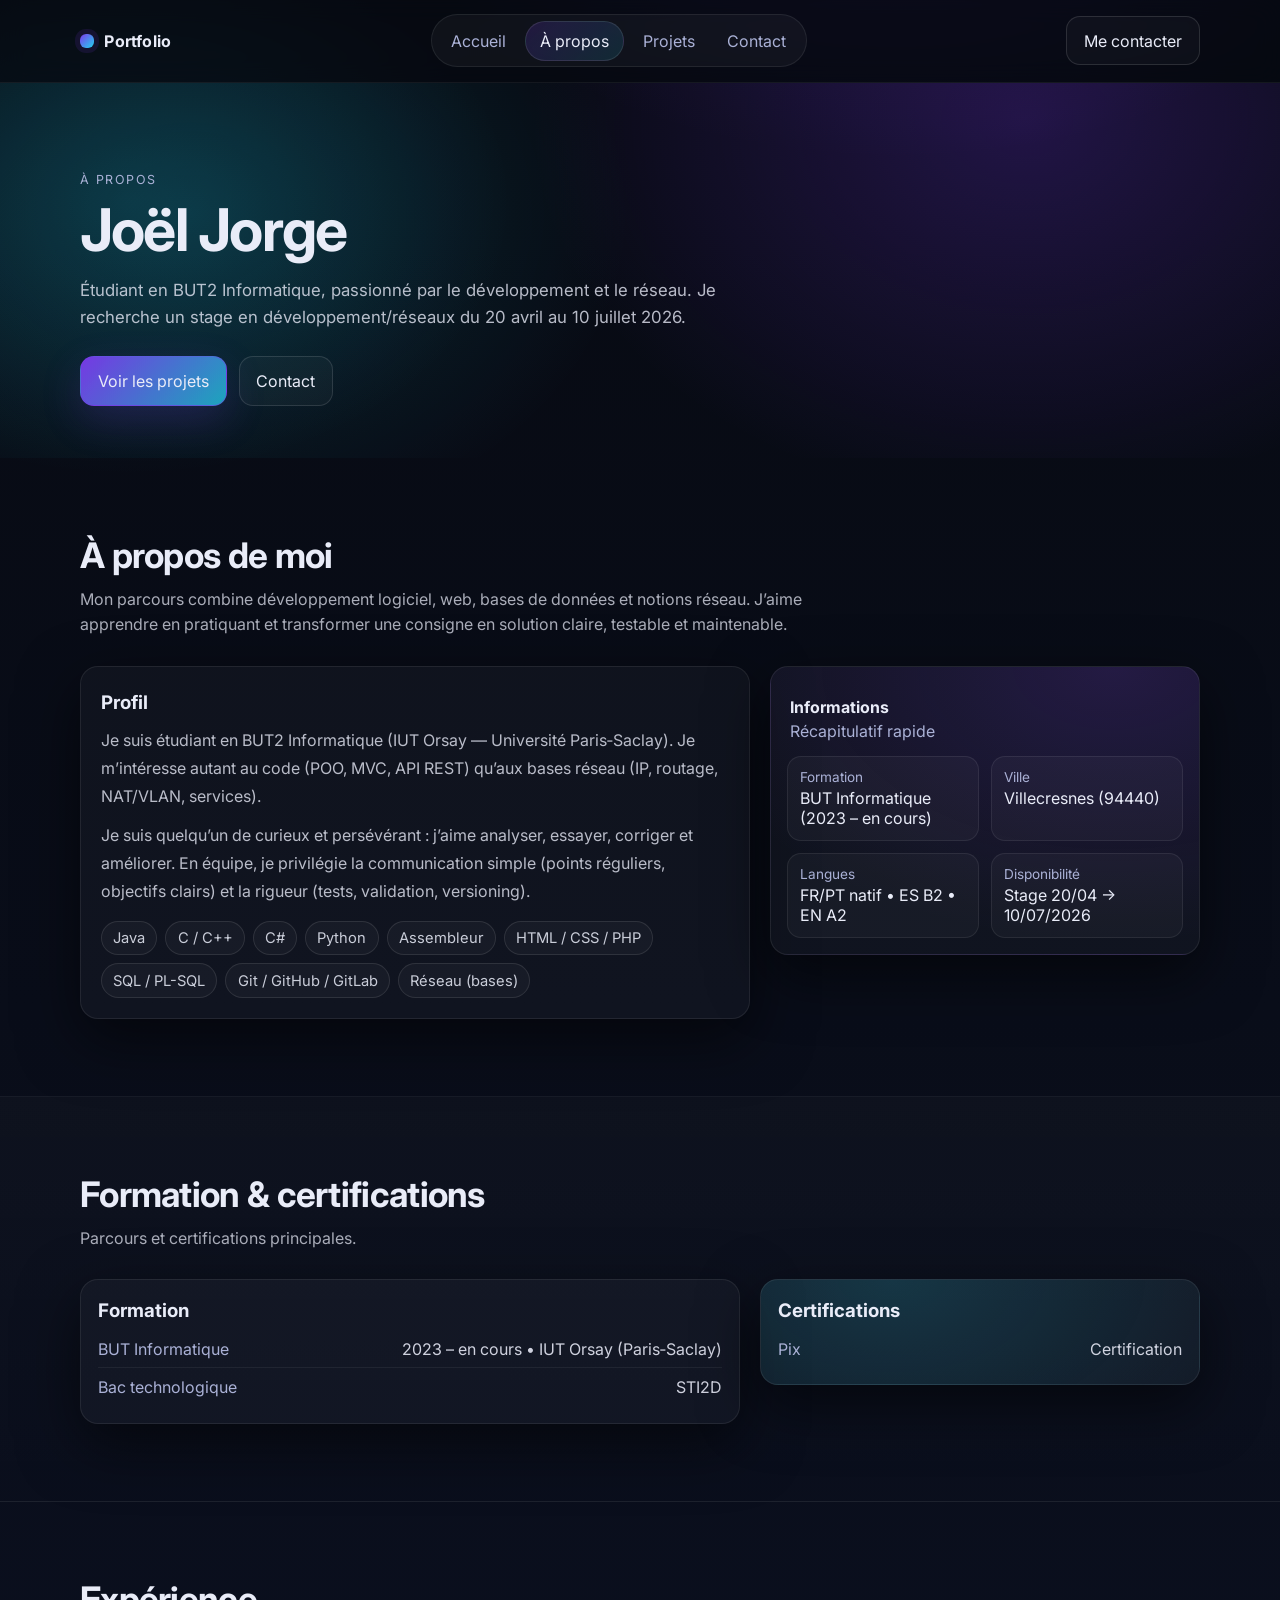
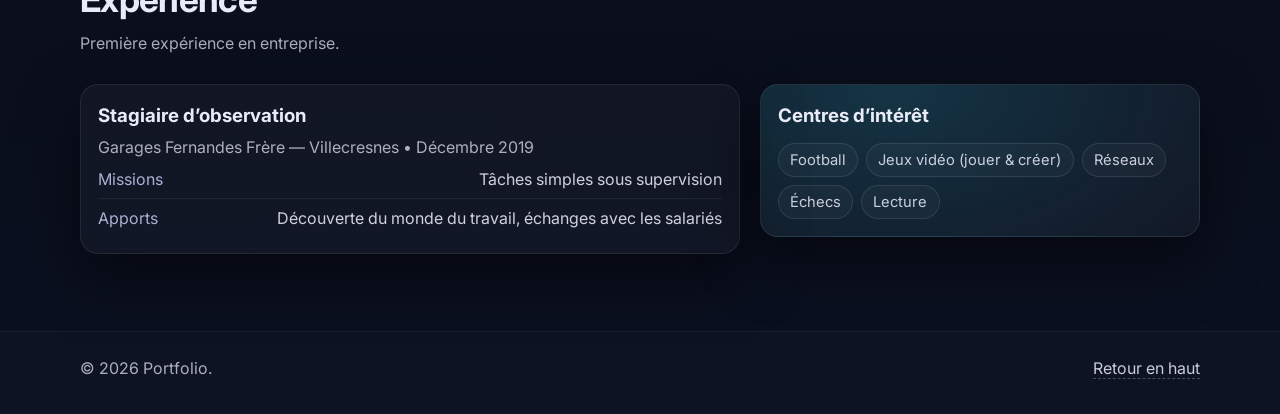
<file: a-propos.html>
<!doctype html>
<html lang="fr">
  <head>
    <meta charset="UTF-8" />
    <meta name="viewport" content="width=device-width, initial-scale=1.0" />
    <meta name="color-scheme" content="dark" />
    <title>Portfolio — À propos</title>
    <meta name="description" content="Portfolio moderne et responsive — À propos." />

    <link rel="preconnect" href="https://fonts.googleapis.com" />
    <link rel="preconnect" href="https://fonts.gstatic.com" crossorigin />
    <link
      href="https://fonts.googleapis.com/css2?family=Inter:wght@400;500;600;700&display=swap"
      rel="stylesheet"
    />
    <link rel="stylesheet" href="./styles.css" />
  </head>
  <body>
    <a class="skip-link" href="#contenu">Aller au contenu</a>

    <header class="header" id="top">
      <nav class="nav container" aria-label="Navigation principale">
        <a class="brand" href="./index.html">
          <span class="brand__mark" aria-hidden="true"></span>
          <span class="brand__text">Portfolio</span>
        </a>

        <button
          class="nav__toggle"
          type="button"
          aria-label="Ouvrir le menu"
          aria-expanded="false"
          aria-controls="navMenu"
        >
          <span class="nav__toggle-line" aria-hidden="true"></span>
          <span class="nav__toggle-line" aria-hidden="true"></span>
          <span class="nav__toggle-line" aria-hidden="true"></span>
        </button>

        <div class="nav__menu" id="navMenu">
          <a class="nav__link" href="./index.html">Accueil</a>
          <a class="nav__link" href="./a-propos.html">À propos</a>
          <a class="nav__link" href="./projets.html">Projets</a>
          <a class="nav__link" href="./contact.html">Contact</a>
        </div>

        <a class="nav__cta button button--ghost" href="./contact.html">Me contacter</a>
      </nav>
    </header>

    <main id="contenu">
      <section class="hero">
        <div class="hero__bg" aria-hidden="true"></div>
        <div class="container hero__content">
          <p class="eyebrow">À propos</p>
          <h1 class="hero__title">Joël Jorge</h1>
          <p class="hero__subtitle">
            Étudiant en BUT2 Informatique, passionné par le développement et le réseau. Je recherche un
            stage en développement/réseaux du 20 avril au 10 juillet 2026.
          </p>
          <div class="hero__actions">
            <a class="button button--primary" href="./projets.html">Voir les projets</a>
            <a class="button button--ghost" href="./contact.html">Contact</a>
          </div>
        </div>
      </section>

      <section class="section">
        <div class="container">
          <div class="section__head">
            <h2 class="section__title">À propos de moi</h2>
            <p class="section__subtitle">
              Mon parcours combine développement logiciel, web, bases de données et notions réseau. J’aime
              apprendre en pratiquant et transformer une consigne en solution claire, testable et maintenable.
            </p>
          </div>

          <div class="about">
            <div class="about__panel">
              <h3 class="about__title">Profil</h3>
              <p>
                Je suis étudiant en BUT2 Informatique (IUT Orsay — Université Paris‑Saclay). Je m’intéresse
                autant au code (POO, MVC, API REST) qu’aux bases réseau (IP, routage, NAT/VLAN, services).
              </p>
              <p>
                Je suis quelqu’un de curieux et persévérant : j’aime analyser, essayer, corriger et améliorer.
                En équipe, je privilégie la communication simple (points réguliers, objectifs clairs) et la
                rigueur (tests, validation, versioning).
              </p>

              <div class="chips" aria-label="Compétences clés">
                <span class="chip">Java</span>
                <span class="chip">C / C++</span>
                <span class="chip">C#</span>
                <span class="chip">Python</span>
                <span class="chip">Assembleur</span>
                <span class="chip">HTML / CSS / PHP</span>
                <span class="chip">SQL / PL-SQL</span>
                <span class="chip">Git / GitHub / GitLab</span>
                <span class="chip">Réseau (bases)</span>
              </div>
            </div>

            <aside class="about__card" aria-label="Informations rapides">
              <div class="about__meta">
                <div class="about__meta-title">Informations</div>
                <div class="about__meta-subtitle">Récapitulatif rapide</div>
              </div>
              <div class="about__meta-grid">
                <div class="mini">
                  <div class="mini__k">Formation</div>
                  <div class="mini__v">BUT Informatique (2023 – en cours)</div>
                </div>
                <div class="mini">
                  <div class="mini__k">Ville</div>
                  <div class="mini__v">Villecresnes (94440)</div>
                </div>
                <div class="mini">
                  <div class="mini__k">Langues</div>
                  <div class="mini__v">FR/PT natif • ES B2 • EN A2</div>
                </div>
                <div class="mini">
                  <div class="mini__k">Disponibilité</div>
                  <div class="mini__v">Stage 20/04 → 10/07/2026</div>
                </div>
              </div>
            </aside>
          </div>
        </div>
      </section>

      <section class="section section--alt">
        <div class="container">
          <div class="section__head">
            <h2 class="section__title">Formation & certifications</h2>
            <p class="section__subtitle">Parcours et certifications principales.</p>
          </div>

          <div class="contact">
            <div class="card">
              <h3 class="card__title">Formation</h3>
              <div class="kv">
                <div class="kv__k">BUT Informatique</div>
                <div class="kv__v">2023 – en cours • IUT Orsay (Paris‑Saclay)</div>
              </div>
              <div class="kv">
                <div class="kv__k">Bac technologique</div>
                <div class="kv__v">STI2D</div>
              </div>
            </div>

            <div class="card card--glow">
              <h3 class="card__title">Certifications</h3>
              <div class="kv">
                <div class="kv__k">Pix</div>
                <div class="kv__v">Certification</div>
              </div>
            </div>
          </div>
        </div>
      </section>

      <section class="section">
        <div class="container">
          <div class="section__head">
            <h2 class="section__title">Expérience</h2>
            <p class="section__subtitle">Première expérience en entreprise.</p>
          </div>

          <div class="contact">
            <div class="card">
              <h3 class="card__title">Stagiaire d’observation</h3>
              <p class="card__text">
                Garages Fernandes Frère — Villecresnes • Décembre 2019
              </p>
              <div class="kv">
                <div class="kv__k">Missions</div>
                <div class="kv__v">Tâches simples sous supervision</div>
              </div>
              <div class="kv">
                <div class="kv__k">Apports</div>
                <div class="kv__v">Découverte du monde du travail, échanges avec les salariés</div>
              </div>
            </div>

            <div class="card card--glow">
              <h3 class="card__title">Centres d’intérêt</h3>
              <div class="chips" aria-label="Loisirs">
                <span class="chip">Football</span>
                <span class="chip">Jeux vidéo (jouer & créer)</span>
                <span class="chip">Réseaux</span>
                <span class="chip">Échecs</span>
                <span class="chip">Lecture</span>
              </div>
            </div>
          </div>
        </div>
      </section>
    </main>

    <footer class="footer">
      <div class="container footer__inner">
        <p class="footer__text">© <span id="year"></span> Portfolio.</p>
        <a class="footer__top" href="#top">Retour en haut</a>
      </div>
    </footer>

    <script src="./script.js" defer></script>
  </body>
</html>
</file>
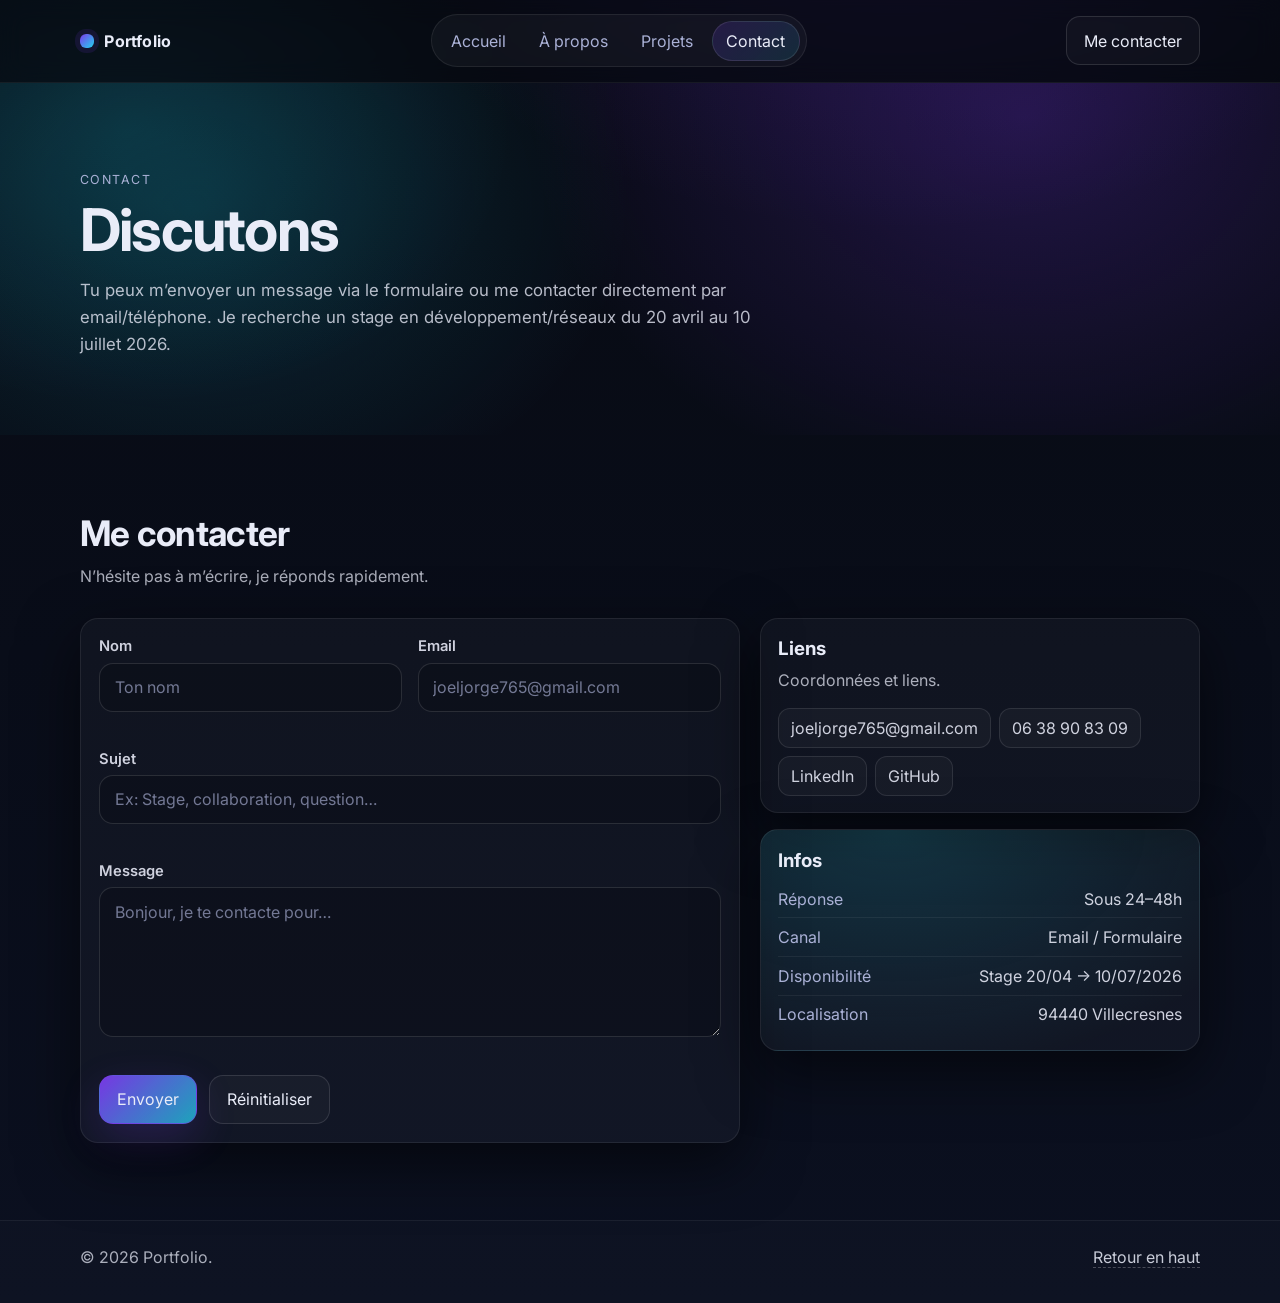
<file: contact.html>
<!doctype html>
<html lang="fr">
  <head>
    <meta charset="UTF-8" />
    <meta name="viewport" content="width=device-width, initial-scale=1.0" />
    <meta name="color-scheme" content="dark" />
    <title>Portfolio — Contact</title>
    <meta name="description" content="Portfolio moderne et responsive — Contact." />

    <link rel="preconnect" href="https://fonts.googleapis.com" />
    <link rel="preconnect" href="https://fonts.gstatic.com" crossorigin />
    <link
      href="https://fonts.googleapis.com/css2?family=Inter:wght@400;500;600;700&display=swap"
      rel="stylesheet"
    />
    <link rel="stylesheet" href="./styles.css" />
  </head>
  <body>
    <a class="skip-link" href="#contenu">Aller au contenu</a>

    <header class="header" id="top">
      <nav class="nav container" aria-label="Navigation principale">
        <a class="brand" href="./index.html">
          <span class="brand__mark" aria-hidden="true"></span>
          <span class="brand__text">Portfolio</span>
        </a>

        <button
          class="nav__toggle"
          type="button"
          aria-label="Ouvrir le menu"
          aria-expanded="false"
          aria-controls="navMenu"
        >
          <span class="nav__toggle-line" aria-hidden="true"></span>
          <span class="nav__toggle-line" aria-hidden="true"></span>
          <span class="nav__toggle-line" aria-hidden="true"></span>
        </button>

        <div class="nav__menu" id="navMenu">
          <a class="nav__link" href="./index.html">Accueil</a>
          <a class="nav__link" href="./a-propos.html">À propos</a>
          <a class="nav__link" href="./projets.html">Projets</a>
          <a class="nav__link" href="./contact.html">Contact</a>
        </div>

        <a class="nav__cta button button--ghost" href="./contact.html">Me contacter</a>
      </nav>
    </header>

    <main id="contenu">
      <section class="hero">
        <div class="hero__bg" aria-hidden="true"></div>
        <div class="container hero__content">
          <p class="eyebrow">Contact</p>
          <h1 class="hero__title">Discutons</h1>
          <p class="hero__subtitle">
            Tu peux m’envoyer un message via le formulaire ou me contacter directement par email/téléphone.
            Je recherche un stage en développement/réseaux du 20 avril au 10 juillet 2026.
          </p>
        </div>
      </section>

      <section class="section">
        <div class="container">
          <div class="section__head">
            <h2 class="section__title">Me contacter</h2>
            <p class="section__subtitle">N’hésite pas à m’écrire, je réponds rapidement.</p>
          </div>

          <div class="contact">
            <form class="form" id="contactForm" novalidate>
              <div class="form__row">
                <div class="field">
                  <label for="name">Nom</label>
                  <input
                    id="name"
                    name="name"
                    type="text"
                    placeholder="Ton nom"
                    autocomplete="name"
                    required
                    minlength="2"
                  />
                  <p class="field__hint" data-for="name"></p>
                </div>
                <div class="field">
                  <label for="email">Email</label>
                  <input
                    id="email"
                    name="email"
                    type="email"
                    placeholder="joeljorge765@gmail.com"
                    autocomplete="email"
                    required
                  />
                  <p class="field__hint" data-for="email"></p>
                </div>
              </div>

              <div class="field">
                <label for="subject">Sujet</label>
                <input
                  id="subject"
                  name="subject"
                  type="text"
                  placeholder="Ex: Stage, collaboration, question…"
                  required
                  minlength="3"
                />
                <p class="field__hint" data-for="subject"></p>
              </div>

              <div class="field">
                <label for="message">Message</label>
                <textarea
                  id="message"
                  name="message"
                  rows="6"
                  placeholder="Bonjour, je te contacte pour…"
                  required
                  minlength="10"
                ></textarea>
                <p class="field__hint" data-for="message"></p>
              </div>

              <div class="form__actions">
                <button class="button button--primary" type="submit">Envoyer</button>
                <button class="button button--ghost" type="reset">Réinitialiser</button>
                <span class="form__status" id="formStatus" role="status"></span>
              </div>
            </form>

            <aside class="contact__aside">
              <div class="card">
                <h3 class="card__title">Liens</h3>
                <p class="card__text">
                  Coordonnées et liens.
                </p>
                <div class="links" aria-label="Liens externes">
                  <a class="link" href="mailto:joeljorge765@gmail.com">joeljorge765@gmail.com</a>
                  <a class="link" href="tel:+33638908309">06 38 90 83 09</a>
                  <a
                    class="link"
                    href="https://linkedin.com/in/joel-jorge-7b8636295"
                    target="_blank"
                    rel="noreferrer noopener"
                  >
                    LinkedIn
                  </a>
                  <a
                    class="link"
                    href="https://github.com/Ecureille"
                    target="_blank"
                    rel="noreferrer noopener"
                  >
                    GitHub
                  </a>
                </div>
              </div>

              <div class="card card--glow">
                <h3 class="card__title">Infos</h3>
                <div class="kv">
                  <div class="kv__k">Réponse</div>
                  <div class="kv__v">Sous 24–48h</div>
                </div>
                <div class="kv">
                  <div class="kv__k">Canal</div>
                  <div class="kv__v">Email / Formulaire</div>
                </div>
                <div class="kv">
                  <div class="kv__k">Disponibilité</div>
                  <div class="kv__v">Stage 20/04 → 10/07/2026</div>
                </div>
                <div class="kv">
                  <div class="kv__k">Localisation</div>
                  <div class="kv__v">94440 Villecresnes</div>
                </div>
              </div>
            </aside>
          </div>
        </div>
      </section>
    </main>

    <footer class="footer">
      <div class="container footer__inner">
        <p class="footer__text">© <span id="year"></span> Portfolio.</p>
        <a class="footer__top" href="#top">Retour en haut</a>
      </div>
    </footer>

    <script src="./script.js" defer></script>
  </body>
</html>
</file>
<file: styles.css>
:root{
  --bg:#070A12;
  --bg-2:#0B1020;
  --panel:#0E1530;
  --text:#E9ECF8;
  --muted:#AAB1D6;
  --line:rgba(255,255,255,.10);
  --accent:#7C3AED;
  --accent-2:#22D3EE;
  --shadow: 0 20px 60px rgba(0,0,0,.55);
  --radius:18px;
  --radius-sm:14px;
  --container: 1120px;
  --ease: cubic-bezier(.22, .9, .2, 1);
}

*{box-sizing:border-box}
html{scroll-behavior:smooth}
body{
  margin:0;
  font-family:Inter,system-ui,-apple-system,Segoe UI,Roboto,Arial,sans-serif;
  color:var(--text);
  background:
    radial-gradient(900px 600px at 70% -10%, rgba(124,58,237,.18), transparent 60%),
    radial-gradient(700px 500px at 10% 10%, rgba(34,211,238,.12), transparent 55%),
    linear-gradient(180deg, var(--bg) 0%, var(--bg-2) 100%);
  min-height:100vh;
}

img{max-width:100%;display:block}
a{color:inherit;text-decoration:none}
button,input,textarea{font:inherit}

html.is-locked, html.is-locked body{overflow:hidden}

.container{
  width:min(var(--container), calc(100% - 2rem));
  margin-inline:auto;
}

.skip-link{
  position:absolute;
  left:1rem;
  top:-100px;
  padding:.75rem 1rem;
  background:rgba(255,255,255,.08);
  border:1px solid var(--line);
  border-radius:12px;
  backdrop-filter: blur(10px);
  z-index:9999;
}
.skip-link:focus{top:1rem}

.header{
  position:sticky;
  top:0;
  z-index:50;
  background:rgba(7,10,18,.55);
  border-bottom:1px solid rgba(255,255,255,.06);
  backdrop-filter: blur(12px);
}
.nav{
  display:flex;
  align-items:center;
  justify-content:space-between;
  gap:1rem;
  padding:.9rem 0;
}
.brand{display:flex;align-items:center;gap:.65rem}
.brand__mark{
  width:14px;height:14px;border-radius:6px;
  background:linear-gradient(135deg, var(--accent) 0%, var(--accent-2) 100%);
  box-shadow:0 0 0 5px rgba(124,58,237,.12);
}
.brand__text{font-weight:700;letter-spacing:.2px}

.nav__menu{
  display:flex;
  align-items:center;
  gap:.35rem;
  padding:.35rem;
  border:1px solid rgba(255,255,255,.08);
  background:rgba(255,255,255,.04);
  border-radius:999px;
}
.nav__link{
  padding:.55rem .85rem;
  border-radius:999px;
  color:var(--muted);
  transition:background .22s var(--ease), color .22s var(--ease), transform .22s var(--ease);
}
.nav__link:hover{transform:translateY(-1px)}
.nav__link:hover{
  color:var(--text);
  background:rgba(255,255,255,.06);
}
.nav__link.is-active{
  color:var(--text);
  background:
    linear-gradient(135deg, rgba(124,58,237,.18), rgba(34,211,238,.12));
  border:1px solid rgba(255,255,255,.10);
}

.nav__cta{display:inline-flex}
.nav__toggle{
  display:none;
  width:44px;height:44px;
  border-radius:12px;
  border:1px solid rgba(255,255,255,.10);
  background:rgba(255,255,255,.04);
  align-items:center;
  justify-content:center;
  gap:5px;
  cursor:pointer;
}
.nav__toggle-line{width:18px;height:2px;background:rgba(233,236,248,.9);border-radius:99px}

.button{
  display:inline-flex;
  align-items:center;
  justify-content:center;
  gap:.5rem;
  padding:.85rem 1.05rem;
  border-radius:14px;
  border:1px solid rgba(255,255,255,.12);
  background:rgba(255,255,255,.04);
  color:var(--text);
  cursor:pointer;
  transition:transform .22s var(--ease), background .22s var(--ease), border-color .22s var(--ease), box-shadow .22s var(--ease);
  user-select:none;
}
.button:hover{transform:translateY(-2px);background:rgba(255,255,255,.06)}
.button:active{transform:translateY(0)}
.button--primary{
  border-color:rgba(124,58,237,.45);
  background:
    linear-gradient(135deg, rgba(124,58,237,.95), rgba(34,211,238,.75));
  box-shadow: 0 14px 40px rgba(124,58,237,.20);
}
.button--primary:hover{background:linear-gradient(135deg, rgba(124,58,237,1), rgba(34,211,238,.85))}
.button--ghost{background:rgba(255,255,255,.03)}

.hero{
  position:relative;
  padding:clamp(4rem, 7vw, 6.5rem) 0 3.25rem;
  overflow:hidden;
}
.hero__bg{
  position:absolute;inset:-2px;
  background:
    radial-gradient(900px 700px at 80% 10%, rgba(124,58,237,.22), transparent 55%),
    radial-gradient(800px 600px at 15% 35%, rgba(34,211,238,.15), transparent 55%);
  filter:saturate(1.1);
  pointer-events:none;
}
.hero__content{position:relative}
.hero__grid{
  display:grid;
  grid-template-columns: 1.35fr .65fr;
  gap:1.25rem;
  align-items:center;
}
.hero__media{
  border-radius:var(--radius);
  overflow:hidden;
  border:1px solid rgba(255,255,255,.10);
  background:rgba(255,255,255,.03);
  box-shadow: var(--shadow);
}
.hero__media img{
  width:100%;
  height:100%;
  aspect-ratio: 1 / 1;
  object-fit:cover;
  filter: saturate(1.02) contrast(1.02);
}
.hero__text{min-width:0}
.eyebrow{
  color:var(--muted);
  letter-spacing:.12em;
  text-transform:uppercase;
  font-size:.78rem;
  margin:0 0 .75rem;
}
.hero__title{
  margin:0;
  font-size:clamp(2.2rem, 4.6vw, 3.7rem);
  line-height:1.05;
  letter-spacing:-.03em;
}
.hero__subtitle{
  margin:1rem 0 1.6rem;
  max-width:65ch;
  color:rgba(233,236,248,.78);
  font-size:1.05rem;
  line-height:1.6;
}
.hero__actions{display:flex;flex-wrap:wrap;gap:.75rem}

.hero__stats{
  margin-top:2rem;
  display:grid;
  grid-template-columns:repeat(3, minmax(0, 1fr));
  gap:1rem;
}
.stat{
  padding:1rem 1rem;
  border-radius:var(--radius);
  border:1px solid rgba(255,255,255,.08);
  background:rgba(255,255,255,.03);
  transition: transform .26s var(--ease), border-color .26s var(--ease), background .26s var(--ease), box-shadow .26s var(--ease);
}
.stat:hover{
  transform: translateY(-4px);
  border-color: rgba(34,211,238,.28);
  background: rgba(255,255,255,.04);
  box-shadow: 0 26px 80px rgba(0,0,0,.55);
}
.stat__value{
  font-weight:700;
  letter-spacing:.08em;
  color:rgba(34,211,238,.9);
  margin-bottom:.35rem;
}
.stat__label{color:var(--muted);line-height:1.4}

.section{padding:clamp(3.75rem, 6vw, 5.25rem) 0}
.section--alt{
  background:
    linear-gradient(180deg, rgba(255,255,255,.02), rgba(255,255,255,0));
  border-top:1px solid rgba(255,255,255,.06);
  border-bottom:1px solid rgba(255,255,255,.06);
}
.section__head{display:grid;gap:.65rem;margin-bottom:1.75rem}
.section__title{
  margin:0;
  font-size:clamp(1.6rem, 3vw, 2.2rem);
  letter-spacing:-.02em;
}
.section__subtitle{
  margin:0;
  color:rgba(233,236,248,.72);
  max-width:75ch;
  line-height:1.6;
}

.about{
  display:grid;
  grid-template-columns: 1.4fr .9fr;
  gap:1.25rem;
  align-items:start;
}
.about__panel{
  border:1px solid rgba(255,255,255,.08);
  border-radius:var(--radius);
  background:rgba(255,255,255,.03);
  padding:1.25rem 1.25rem;
  box-shadow: var(--shadow);
  transition: transform .26s var(--ease), border-color .26s var(--ease), background .26s var(--ease), box-shadow .26s var(--ease);
}
.about__panel:hover{
  transform: translateY(-4px);
  border-color: rgba(124,58,237,.28);
  background: rgba(255,255,255,.035);
  box-shadow: 0 26px 90px rgba(0,0,0,.60);
}
.about__title{margin:.25rem 0 .75rem}
.about__panel p{margin:.7rem 0;color:rgba(233,236,248,.78);line-height:1.75}
.chips{display:flex;flex-wrap:wrap;gap:.5rem;margin-top:1rem}
.chip{
  padding:.45rem .7rem;
  border-radius:999px;
  border:1px solid rgba(255,255,255,.10);
  background:rgba(255,255,255,.03);
  color:rgba(233,236,248,.85);
  font-size:.92rem;
}

.about__card{
  border:1px solid rgba(255,255,255,.08);
  border-radius:var(--radius);
  background:
    radial-gradient(800px 500px at 80% 0%, rgba(124,58,237,.18), transparent 55%),
    rgba(255,255,255,.03);
  padding:1rem;
  box-shadow: var(--shadow);
  transition: transform .26s var(--ease), border-color .26s var(--ease), background .26s var(--ease), box-shadow .26s var(--ease);
}
.about__card:hover{
  transform: translateY(-4px);
  border-color: rgba(124,58,237,.32);
  box-shadow: 0 28px 100px rgba(0,0,0,.62);
}
.avatar{
  border-radius:var(--radius);
  overflow:hidden;
  border:1px solid rgba(255,255,255,.10);
}
.about__meta{padding:.9rem .2rem .4rem}
.about__meta-title{font-weight:700}
.about__meta-subtitle{color:var(--muted);margin-top:.25rem}
.about__meta-grid{
  display:grid;
  grid-template-columns:repeat(2, minmax(0, 1fr));
  gap:.75rem;
  margin-top:.5rem;
}
.mini{
  padding:.75rem .75rem;
  border-radius:14px;
  border:1px solid rgba(255,255,255,.08);
  background:rgba(255,255,255,.03);
  transition: transform .22s var(--ease), border-color .22s var(--ease), background .22s var(--ease);
}
.mini:hover{
  transform: translateY(-3px);
  border-color: rgba(34,211,238,.26);
  background: rgba(255,255,255,.04);
}
.mini__k{color:var(--muted);font-size:.85rem}
.mini__v{margin-top:.2rem}

.projects{
  display:grid;
  grid-template-columns:repeat(12, minmax(0, 1fr));
  gap:1.1rem;
}
.project{grid-column:span 6}
.project__link{
  display:block;
  height:100%;
  border-radius:var(--radius);
  overflow:hidden;
  border:1px solid rgba(255,255,255,.09);
  background:rgba(255,255,255,.03);
  box-shadow: var(--shadow);
  transition: transform .26s var(--ease), border-color .26s var(--ease), box-shadow .26s var(--ease), background .26s var(--ease);
}
.project__link:hover{
  transform: translateY(-6px);
  border-color: rgba(124,58,237,.35);
  box-shadow: 0 30px 90px rgba(0,0,0,.60);
}
.project__media{
  aspect-ratio: 16 / 9;
  overflow:hidden;
  position:relative;
}
.project__media::after{
  content:"";
  position:absolute;inset:0;
  background: linear-gradient(180deg, transparent, rgba(7,10,18,.85));
  opacity:.55;
}
.project__media img{
  width:100%;
  height:100%;
  object-fit:cover;
  transform: scale(1.02);
  transition: transform .32s var(--ease);
  filter:saturate(1.05) contrast(1.02);
}
.project__link:hover .project__media img{transform:scale(1.08)}
.project__body{padding:.9rem .95rem .95rem}
.project__top{display:flex;align-items:center;justify-content:space-between;gap:.75rem}
.project__title{margin:.1rem 0 .35rem;font-size:1.05rem}
.project__desc{margin:.4rem 0 .9rem;color:rgba(233,236,248,.72);line-height:1.6}
.project__tags{display:flex;flex-wrap:wrap;gap:.45rem}
.tag{
  padding:.35rem .55rem;
  border-radius:999px;
  border:1px solid rgba(255,255,255,.10);
  background:rgba(255,255,255,.03);
  color:rgba(233,236,248,.82);
  font-size:.86rem;
}
.badge{
  padding:.35rem .55rem;
  border-radius:999px;
  border:1px solid rgba(34,211,238,.35);
  background:rgba(34,211,238,.10);
  color:rgba(233,236,248,.92);
  font-size:.82rem;
}
.badge--soft{
  border-color:rgba(255,255,255,.12);
  background:rgba(255,255,255,.05);
}
.badge--glow{
  border-color:rgba(124,58,237,.40);
  background:rgba(124,58,237,.14);
  box-shadow: 0 0 0 6px rgba(124,58,237,.10);
}

.contact{
  display:grid;
  grid-template-columns: 1.2fr .8fr;
  gap:1.25rem;
  align-items:start;
}
.form{
  border:1px solid rgba(255,255,255,.08);
  border-radius:var(--radius);
  background:rgba(255,255,255,.03);
  padding:1.15rem;
  box-shadow: var(--shadow);
}
.form__row{
  display:grid;
  grid-template-columns:repeat(2, minmax(0, 1fr));
  gap:1rem;
}
.field{display:grid;gap:.45rem;margin-bottom:.95rem}
.field label{color:rgba(233,236,248,.88);font-weight:600;font-size:.92rem}
.field input,.field textarea{
  width:100%;
  padding:.85rem .9rem;
  border-radius:14px;
  border:1px solid rgba(255,255,255,.12);
  background:rgba(7,10,18,.35);
  color:var(--text);
  outline:none;
  transition:border-color .2s ease, box-shadow .2s ease, background .2s ease;
}
.field textarea{resize:vertical;min-height:150px}
.field input::placeholder,.field textarea::placeholder{color:rgba(170,177,214,.65)}
.field input:focus,.field textarea:focus{
  border-color:rgba(124,58,237,.6);
  box-shadow:0 0 0 5px rgba(124,58,237,.18);
  background:rgba(7,10,18,.45);
}
.field.is-invalid input,.field.is-invalid textarea{
  border-color: rgba(244,63,94,.7);
  box-shadow:0 0 0 5px rgba(244,63,94,.16);
}
.field__hint{
  margin:0;
  min-height:1.1em;
  color:rgba(244,63,94,.9);
  font-size:.88rem;
}

.form__actions{
  display:flex;
  align-items:center;
  flex-wrap:wrap;
  gap:.75rem;
  margin-top:.4rem;
}
.form__status{color:rgba(233,236,248,.78)}

.contact__aside{display:grid;gap:1rem}
.card{
  border:1px solid rgba(255,255,255,.08);
  border-radius:var(--radius);
  background:rgba(255,255,255,.03);
  padding:1.05rem 1.05rem;
  box-shadow: var(--shadow);
  transition: transform .26s var(--ease), border-color .26s var(--ease), background .26s var(--ease), box-shadow .26s var(--ease);
}
.card:hover{
  transform: translateY(-4px);
  border-color: rgba(34,211,238,.22);
  background: rgba(255,255,255,.035);
  box-shadow: 0 26px 90px rgba(0,0,0,.58);
}
.card--glow{
  background:
    radial-gradient(700px 420px at 30% 0%, rgba(34,211,238,.16), transparent 58%),
    rgba(255,255,255,.03);
}
.card__title{margin:.1rem 0 .5rem}
.card__text{margin:0;color:rgba(233,236,248,.72);line-height:1.6}
.links{display:flex;flex-wrap:wrap;gap:.5rem;margin-top:.9rem}
.link{
  padding:.55rem .75rem;
  border-radius:12px;
  border:1px solid rgba(255,255,255,.10);
  background:rgba(255,255,255,.03);
  color:rgba(233,236,248,.88);
  transition: transform .22s var(--ease), background .22s var(--ease), border-color .22s var(--ease);
}
.link:hover{transform:translateY(-1px);background:rgba(255,255,255,.06);border-color:rgba(124,58,237,.35)}
.kv{display:flex;justify-content:space-between;gap:1rem;padding:.55rem 0;border-bottom:1px solid rgba(255,255,255,.06)}
.kv:last-child{border-bottom:none}
.kv__k{color:var(--muted)}
.kv__v{color:rgba(233,236,248,.88);text-align:right}

.footer{
  padding:1.6rem 0 2.2rem;
  border-top:1px solid rgba(255,255,255,.06);
  background:rgba(255,255,255,.01);
}
.footer__inner{display:flex;align-items:center;justify-content:space-between;gap:1rem;flex-wrap:wrap}
.footer__text{margin:0;color:rgba(233,236,248,.72)}
.footer__top{color:rgba(233,236,248,.85);border-bottom:1px dashed rgba(255,255,255,.24)}
.footer__top:hover{color:var(--text)}

/* Modal projets */
.modal{
  position:fixed;
  inset:0;
  display:none;
  align-items:center;
  justify-content:center;
  padding:1.25rem;
  z-index:200;
}
.modal.is-open{display:flex}
.modal__overlay{
  position:absolute;
  inset:0;
  background:rgba(0,0,0,.6);
  backdrop-filter: blur(8px);
}
.modal__panel{
  position:relative;
  width:min(860px, 100%);
  max-height:min(82vh, 820px);
  overflow:auto;
  border-radius:calc(var(--radius) + 2px);
  border:1px solid rgba(255,255,255,.10);
  background:
    radial-gradient(900px 520px at 80% 0%, rgba(124,58,237,.22), transparent 55%),
    rgba(7,10,18,.92);
  box-shadow: 0 40px 120px rgba(0,0,0,.72);
}
.modal__head{
  display:flex;
  align-items:flex-start;
  justify-content:space-between;
  gap:1rem;
  padding:1.05rem 1.05rem .75rem;
  border-bottom:1px solid rgba(255,255,255,.06);
}
.modal__title{
  margin:0;
  font-size:1.35rem;
  letter-spacing:-.02em;
}
.modal__meta{display:flex;align-items:center;gap:.6rem;flex-wrap:wrap;margin-top:.35rem}
.modal__close{
  width:44px;height:44px;
  border-radius:14px;
  border:1px solid rgba(255,255,255,.12);
  background:rgba(255,255,255,.04);
  color:var(--text);
  cursor:pointer;
}
.modal__close:hover{background:rgba(255,255,255,.06)}
.modal__body{padding:1rem 1.05rem 1.15rem}
.modal__desc{margin:0 0 .9rem;color:rgba(233,236,248,.78);line-height:1.65}
.modal__grid{
  display:grid;
  grid-template-columns:1.1fr .9fr;
  gap:1rem;
  align-items:start;
}
.modal__section{
  border:1px solid rgba(255,255,255,.08);
  background:rgba(255,255,255,.03);
  border-radius:var(--radius);
  padding:1rem;
}
.modal__section-title{margin:.1rem 0 .65rem;font-size:1.05rem}
.modal__list{margin:.2rem 0 0;padding-left:1.1rem;color:rgba(233,236,248,.82);line-height:1.65}
.modal__tags{display:flex;flex-wrap:wrap;gap:.45rem}
.modal__links{display:flex;flex-wrap:wrap;gap:.5rem}

@media (max-width: 820px){
  .modal__grid{grid-template-columns:1fr}
}

@media (max-width: 980px){
  .about{grid-template-columns:1fr}
  .contact{grid-template-columns:1fr}
  .hero__grid{grid-template-columns:1fr}
}
@media (min-width: 981px){
  .project{grid-column:span 4}
}
@media (max-width: 820px){
  .nav__menu{display:none}
  .nav__toggle{display:inline-flex}
  .nav__cta{display:none}

  .header.is-open .nav__menu{
    display:flex;
    position:absolute;
    left:50%;
    transform:translateX(-50%);
    top:68px;
    width:min(var(--container), calc(100% - 2rem));
    flex-direction:column;
    align-items:stretch;
    padding:.5rem;
    border-radius:16px;
    background:rgba(7,10,18,.72);
    border:1px solid rgba(255,255,255,.10);
    backdrop-filter: blur(14px);
  }
  .header.is-open .nav__link{border-radius:14px}
  .hero__stats{grid-template-columns:1fr}
  .projects{gap:1rem}
  .project{grid-column:span 12}
  .form__row{grid-template-columns:1fr}
}

@media (prefers-reduced-motion: reduce){
  html{scroll-behavior:auto}
  *{transition:none !important;animation:none !important}
}
</file>
